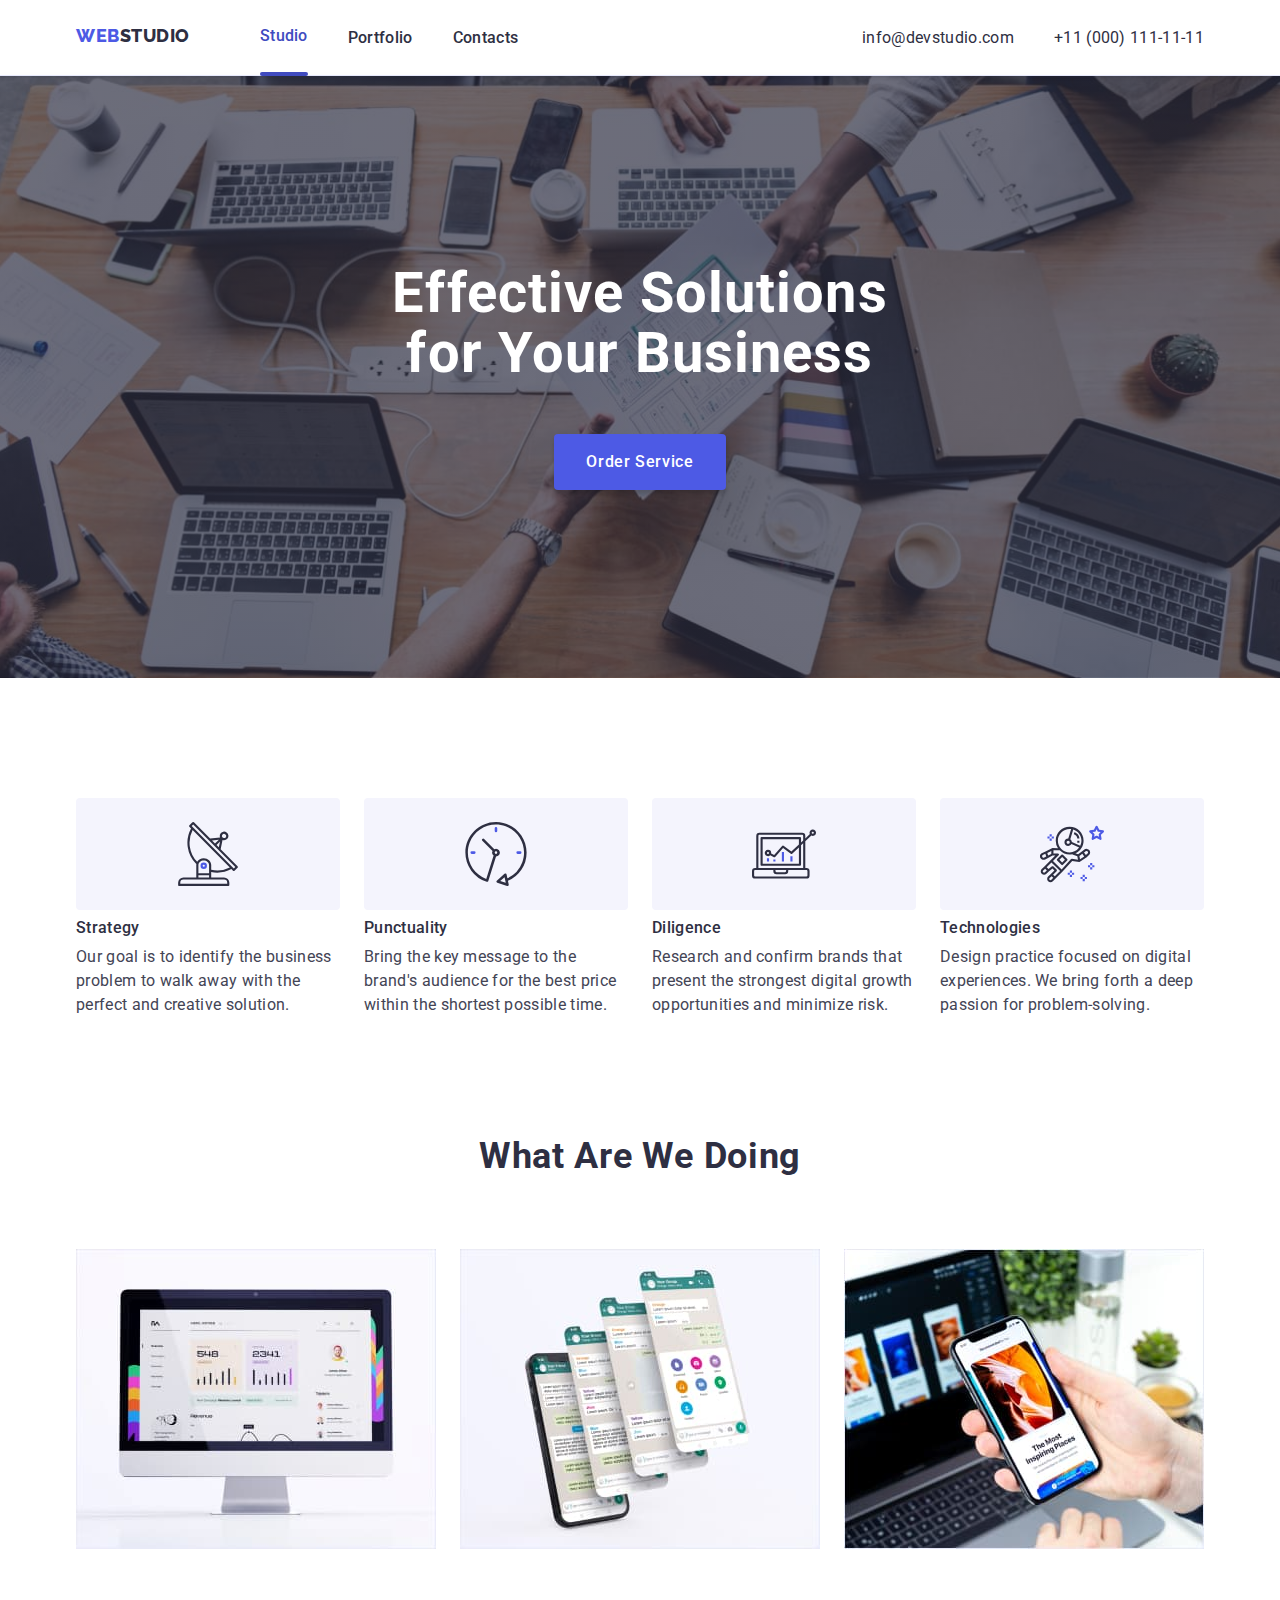
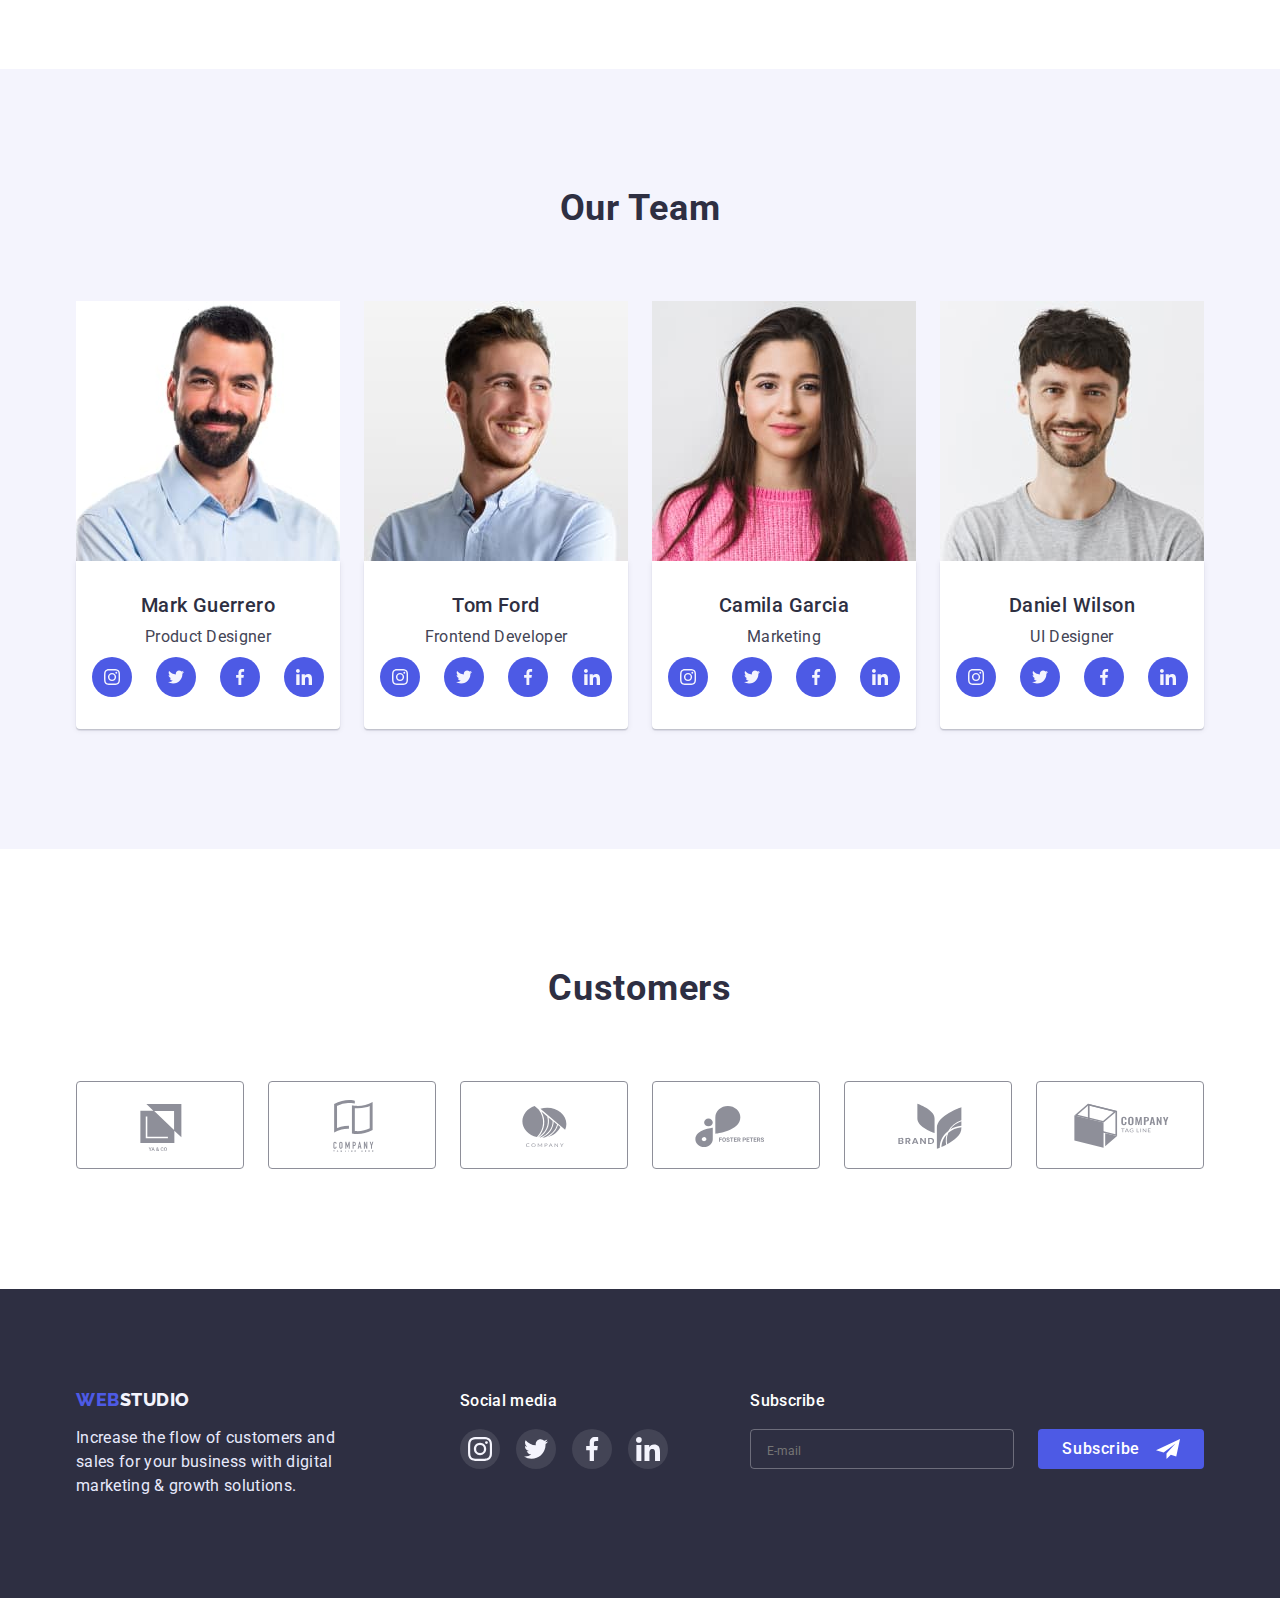
<file: index.html>
<!DOCTYPE html>
<html lang="en">
  <head>
    <meta charset="UTF-8" />
    <meta http-equiv="X-UA-Compatible" content="IE=edge" />
    <meta name="viewport" content="width=device-width, initial-scale=1.0" />
    <link
      href="https://fonts.googleapis.com/css2?family=Raleway:wght@800&family=Roboto:wght@400;500;700;900&display=swap"
      rel="stylesheet"
    />
    <title>WebStudio</title>
    <link rel="stylesheet" type="text/css" href="css/modern-normalize.css" />
    <link rel="stylesheet" type="text/css" href="css/styles.css" />
  </head>
  <body>
    <header class="header">
      <div class="container page-header-container">
        <nav class="page-nav">
          <a class="logo link" href="./index.html"><span>Web</span>Studio</a>
          <ul class="menu list">
            <li class="menu-item">
              <a class="link current" href="./index.html">Studio</a>
            </li>
            <li class="menu-item">
              <a class="link" href="./portfolio.html">Portfolio</a>
            </li>
            <li class="menu-item">
              <a class="link" href="">Contacts</a>
            </li>
          </ul>
        </nav>
        <address class="page-address">
          <ul class="contact list">
            <li class="contact-item">
              <a class="contact-mail link" href="mailto:info@devstudio.com"
                >info@devstudio.com</a
              >
            </li>
            <li class="contact-item">
              <a class="contact-phone link" href="tel:+110001111111"
                >+11 (000) 111-11-11</a
              >
            </li>
          </ul>
        </address>
      </div>
    </header>

    <main>
      <section class="hero section">
        <div class="container">
          <h1 class="hero-title">Effective Solutions for Your Business</h1>
          <button type="button" class="hero-btn" data-modal-open>
            Order Service
          </button>
        </div>
      </section>

      <section class="features section">
        <div class="container">
          <h2 class="title visually-hidden">Features</h2>
          <ul class="features-list list">
            <li class="features-item">
              <div class="features-icon-block">
                <svg class="features-icon">
                  <use href="./images/sprite.svg#icon-antenna"></use>
                </svg>
              </div>
              <h3 class="subtitle">Strategy</h3>
              <p>
                Our goal is to identify the business problem to walk away with
                the perfect and creative solution.
              </p>
            </li>
            <li class="features-item">
              <div class="features-icon-block">
                <svg class="features-icon">
                  <use href="./images/sprite.svg#icon-clock"></use>
                </svg>
              </div>
              <h3 class="subtitle">Punctuality</h3>
              <p>
                Bring the key message to the brand's audience for the best price
                within the shortest possible time.
              </p>
            </li>
            <li class="features-item">
              <div class="features-icon-block">
                <svg class="features-icon">
                  <use href="./images/sprite.svg#icon-diagram"></use>
                </svg>
              </div>
              <h3 class="subtitle">Diligence</h3>
              <p>
                Research and confirm brands that present the strongest digital
                growth opportunities and minimize risk.
              </p>
            </li>
            <li class="features-item">
              <div class="features-icon-block">
                <svg class="features-icon">
                  <use href="./images/sprite.svg#icon-astronaut"></use>
                </svg>
              </div>
              <h3 class="subtitle">Technologies</h3>
              <p>
                Design practice focused on digital experiences. We bring forth a
                deep passion for problem-solving.
              </p>
            </li>
          </ul>
        </div>
      </section>

      <section class="examples section">
        <div class="container">
          <h2 class="title">What are we doing</h2>
          <ul class="examples-list list">
            <li class="examples-item">
              <img
                src="./images/img1.jpg"
                alt="Example of our desktop program"
                width="360"
              />
            </li>
            <li class="examples-item">
              <img
                src="./images/img2.jpg"
                alt="Example of our mobile application"
                width="360"
              />
            </li>
            <li class="examples-item">
              <img
                src="./images/img3.jpg"
                alt="Responsive design for all apps"
                width="360"
              />
            </li>
          </ul>
        </div>
      </section>

      <section class="team-card section">
        <div class="container">
          <h2 class="team-card-title title">Our team</h2>
          <ul class="team-card-list list">
            <li class="team-card-item">
              <img src="./images/teammate1.jpg" alt="Teammate" width="264" />
              <div class="team-card-content card-content">
                <h3 class="subtitle">Mark Guerrero</h3>
                <p>Product Designer</p>
                <ul class="card-social-list list">
                  <li class="card-social-item">
                    <a href="" class="card-social-link">
                      <svg class="card-social-icon" width="16" height="16">
                        <use href="./images/sprite.svg#icon-instagram"></use>
                      </svg>
                    </a>
                  </li>
                  <li class="card-social-item">
                    <a href="" class="card-social-link">
                      <svg class="card-social-icon" width="16" height="16">
                        <use href="./images/sprite.svg#icon-twitter"></use>
                      </svg>
                    </a>
                  </li>
                  <li class="card-social-item">
                    <a href="" class="card-social-link">
                      <svg class="card-social-icon" width="16" height="16">
                        <use href="./images/sprite.svg#icon-facebook"></use>
                      </svg>
                    </a>
                  </li>
                  <li class="card-social-item">
                    <a href="" class="card-social-link">
                      <svg class="card-social-icon" width="16" height="16">
                        <use href="./images/sprite.svg#icon-linkedin"></use>
                      </svg>
                    </a>
                  </li>
                </ul>
              </div>
            </li>
            <li class="team-card-item">
              <img src="./images/teammate2.jpg" alt="Teammate" width="264" />
              <div class="team-card-content card-content">
                <h3 class="subtitle">Tom Ford</h3>
                <p>Frontend Developer</p>
                <ul class="card-social-list list">
                  <li class="card-social-item">
                    <a href="" class="card-social-link">
                      <svg class="card-social-icon" width="16" height="16">
                        <use href="./images/sprite.svg#icon-instagram"></use>
                      </svg>
                    </a>
                  </li>
                  <li class="card-social-item">
                    <a href="" class="card-social-link">
                      <svg class="card-social-icon" width="16" height="16">
                        <use href="./images/sprite.svg#icon-twitter"></use>
                      </svg>
                    </a>
                  </li>
                  <li class="card-social-item">
                    <a href="" class="card-social-link">
                      <svg class="card-social-icon" width="16" height="16">
                        <use href="./images/sprite.svg#icon-facebook"></use>
                      </svg>
                    </a>
                  </li>
                  <li class="card-social-item">
                    <a href="" class="card-social-link">
                      <svg class="card-social-icon" width="16" height="16">
                        <use href="./images/sprite.svg#icon-linkedin"></use>
                      </svg>
                    </a>
                  </li>
                </ul>
              </div>
            </li>
            <li class="team-card-item">
              <img src="./images/teammate3.jpg" alt="Teammate" width="264" />
              <div class="team-card-content card-content">
                <h3 class="subtitle">Camila Garcia</h3>
                <p>Marketing</p>
                <ul class="card-social-list list">
                  <li class="card-social-item">
                    <a href="" class="card-social-link">
                      <svg class="card-social-icon" width="16" height="16">
                        <use href="./images/sprite.svg#icon-instagram"></use>
                      </svg>
                    </a>
                  </li>
                  <li class="card-social-item">
                    <a href="" class="card-social-link">
                      <svg class="card-social-icon" width="16" height="16">
                        <use href="./images/sprite.svg#icon-twitter"></use>
                      </svg>
                    </a>
                  </li>
                  <li class="card-social-item">
                    <a href="" class="card-social-link">
                      <svg class="card-social-icon" width="16" height="16">
                        <use href="./images/sprite.svg#icon-facebook"></use>
                      </svg>
                    </a>
                  </li>
                  <li class="card-social-item">
                    <a href="" class="card-social-link">
                      <svg class="card-social-icon" width="16" height="16">
                        <use href="./images/sprite.svg#icon-linkedin"></use>
                      </svg>
                    </a>
                  </li>
                </ul>
              </div>
            </li>
            <li class="team-card-item">
              <img src="./images/teammate4.jpg" alt="Teammate" width="264" />
              <div class="team-card-content card-content">
                <h3 class="subtitle">Daniel Wilson</h3>
                <p>UI Designer</p>
                <ul class="card-social-list list">
                  <li class="card-social-item">
                    <a href="" class="card-social-link">
                      <svg class="card-social-icon" width="16" height="16">
                        <use href="./images/sprite.svg#icon-instagram"></use>
                      </svg>
                    </a>
                  </li>
                  <li class="card-social-item">
                    <a href="" class="card-social-link">
                      <svg class="card-social-icon" width="16" height="16">
                        <use href="./images/sprite.svg#icon-twitter"></use>
                      </svg>
                    </a>
                  </li>
                  <li class="card-social-item">
                    <a href="" class="card-social-link">
                      <svg class="card-social-icon" width="16" height="16">
                        <use href="./images/sprite.svg#icon-facebook"></use>
                      </svg>
                    </a>
                  </li>
                  <li class="card-social-item">
                    <a href="" class="card-social-link">
                      <svg class="card-social-icon" width="16" height="16">
                        <use href="./images/sprite.svg#icon-linkedin"></use>
                      </svg>
                    </a>
                  </li>
                </ul>
              </div>
            </li>
          </ul>
        </div>
      </section>

      <section class="customers section">
        <div class="container">
          <h2 class="title">Customers</h2>
          <ul class="customers-list list">
            <li class="customers-item">
              <a href="" class="customers-link">
                <svg class="customers-icon">
                  <use href="./images/sprite.svg#icon-customer1"></use>
                </svg>
              </a>
            </li>
            <li class="customers-item">
              <a href="" class="customers-link">
                <svg class="customers-icon">
                  <use href="./images/sprite.svg#icon-customer2"></use>
                </svg>
              </a>
            </li>
            <li class="customers-item">
              <a href="" class="customers-link">
                <svg class="customers-icon">
                  <use href="./images/sprite.svg#icon-customer3"></use>
                </svg>
              </a>
            </li>
            <li class="customers-item">
              <a href="" class="customers-link">
                <svg class="customers-icon">
                  <use href="./images/sprite.svg#icon-customer4"></use>
                </svg>
              </a>
            </li>
            <li class="customers-item">
              <a href="" class="customers-link">
                <svg class="customers-icon">
                  <use href="./images/sprite.svg#icon-customer5"></use>
                </svg>
              </a>
            </li>
            <li class="customers-item">
              <a href="" class="customers-link">
                <svg class="customers-icon">
                  <use href="./images/sprite.svg#icon-customer6"></use>
                </svg>
              </a>
            </li>
          </ul>
        </div>
      </section>
    </main>

    <footer class="footer">
      <div class="container">
        <div class="footer-logo">
          <a class="logo link" href="./index.html"><span>Web</span>Studio</a>
          <p class="footer-text">
            Increase the flow of customers and sales for your business with
            digital marketing & growth solutions.
          </p>
        </div>
        <div class="footer-social">
          <p>Social media</p>
          <ul class="footer-social-list list">
            <li class="footer-social-item">
              <a href="" class="footer-social-link">
                <svg class="social-list-icon" width="24" height="24">
                  <use href="./images/sprite.svg#icon-instagram"></use>
                </svg>
              </a>
            </li>
            <li class="footer-social-item">
              <a href="" class="footer-social-link">
                <svg class="social-list-icon" width="24" height="24">
                  <use href="./images/sprite.svg#icon-twitter"></use>
                </svg>
              </a>
            </li>
            <li class="footer-social-item">
              <a href="" class="footer-social-link">
                <svg class="social-list-icon" width="24" height="24">
                  <use href="./images/sprite.svg#icon-facebook"></use>
                </svg>
              </a>
            </li>
            <li class="footer-social-item">
              <a href="" class="footer-social-link">
                <svg class="social-list-icon" width="24" height="24">
                  <use href="./images/sprite.svg#icon-linkedin"></use>
                </svg>
              </a>
            </li>
          </ul>
        </div>
        <div class="footer-form-block">
          <p>Subscribe</p>
          <form class="footer-form">
            <input
              aria-label="Email"
              type="email"
              name="Subscribe_email"
              class="footer-form-input"
              required
              placeholder="E-mail"
            />
            <button type="button" class="footer-form-btn button">
              Subscribe
              <svg class="footer-form-btn-icon" width="24" height="24">
                <use href="./images/sprite.svg#icon-telegram"></use>
              </svg>
            </button>
          </form>
        </div>
      </div>
    </footer>

    <div class="backdrop is-hidden" data-modal>
      <div class="modal">
        <button type="button" class="modal-close-btn" data-modal-close>
          <svg class="modal-close-btn-icon" width="8" height="8">
            <use href="./images/sprite.svg#icon-close"></use>
          </svg>
        </button>

        <p class="modal-form-title">
          Leave your contacts and we will call you back
        </p>
        <form class="modal-form">
          <label class="modal-form-field">
            <span class="modal-form-input-desc">Name</span>
            <span class="modal-form-input-wrapper">
              <input
                type="text"
                class="modal-form-input"
                name="User_name"
                required
                pattern="[a-zA-Zа-яА-Я]+"
                minlength="3"
              />
              <svg class="modal-form-icon" width="18" height="24">
                <use href="./images/sprite.svg#icon-person"></use>
              </svg>
            </span>
          </label>

          <label class="modal-form-field">
            <span class="modal-form-input-desc">Phone</span>
            <span class="modal-form-input-wrapper">
              <input
                type="tel"
                class="modal-form-input"
                name="User_phone"
                required
                pattern="[0-9]{3}-[0-9]{3}-[0-9]{2}-[0-9]{2}"
                title="xxx-xxx-xx-xx"
              />
              <svg class="modal-form-icon" width="18" height="24">
                <use href="./images/sprite.svg#icon-phone"></use>
              </svg>
            </span>
          </label>

          <label class="modal-form-field">
            <span class="modal-form-input-desc">Email</span>
            <span class="modal-form-input-wrapper">
              <input
                type="email"
                class="modal-form-input"
                name="User_email"
                required
              />
              <svg class="modal-form-icon" width="18" height="24">
                <use href="./images/sprite.svg#icon-email"></use>
              </svg>
            </span>
          </label>

          <label class="modal-form-field textarea">
            <span class="modal-form-input-desc">Comment</span>
            <textarea
              name="user-message"
              class="modal-form-text"
              placeholder="Text input"
            ></textarea>
          </label>

          <input
            id="user-policy"
            type="checkbox"
            class="modal-form-check visually-hidden"
            name="user-policy"
          />
          <label for="user-policy" class="modal-form-check-desc">
            <span class="modal-form-fake-check">
              <svg class="modal-check-icon" width="10" height="8">
                <use href="./images/sprite.svg#icon-check"></use>
              </svg>
            </span>
            I accept the terms and conditions of the&nbsp;
            <a href="">Privacy Policy</a>
          </label>

          <button type="button" class="modal-form-btn button">Send</button>
        </form>
      </div>
    </div>
    <script src="./js/modal.js"></script>
  </body>
</html>
</file>
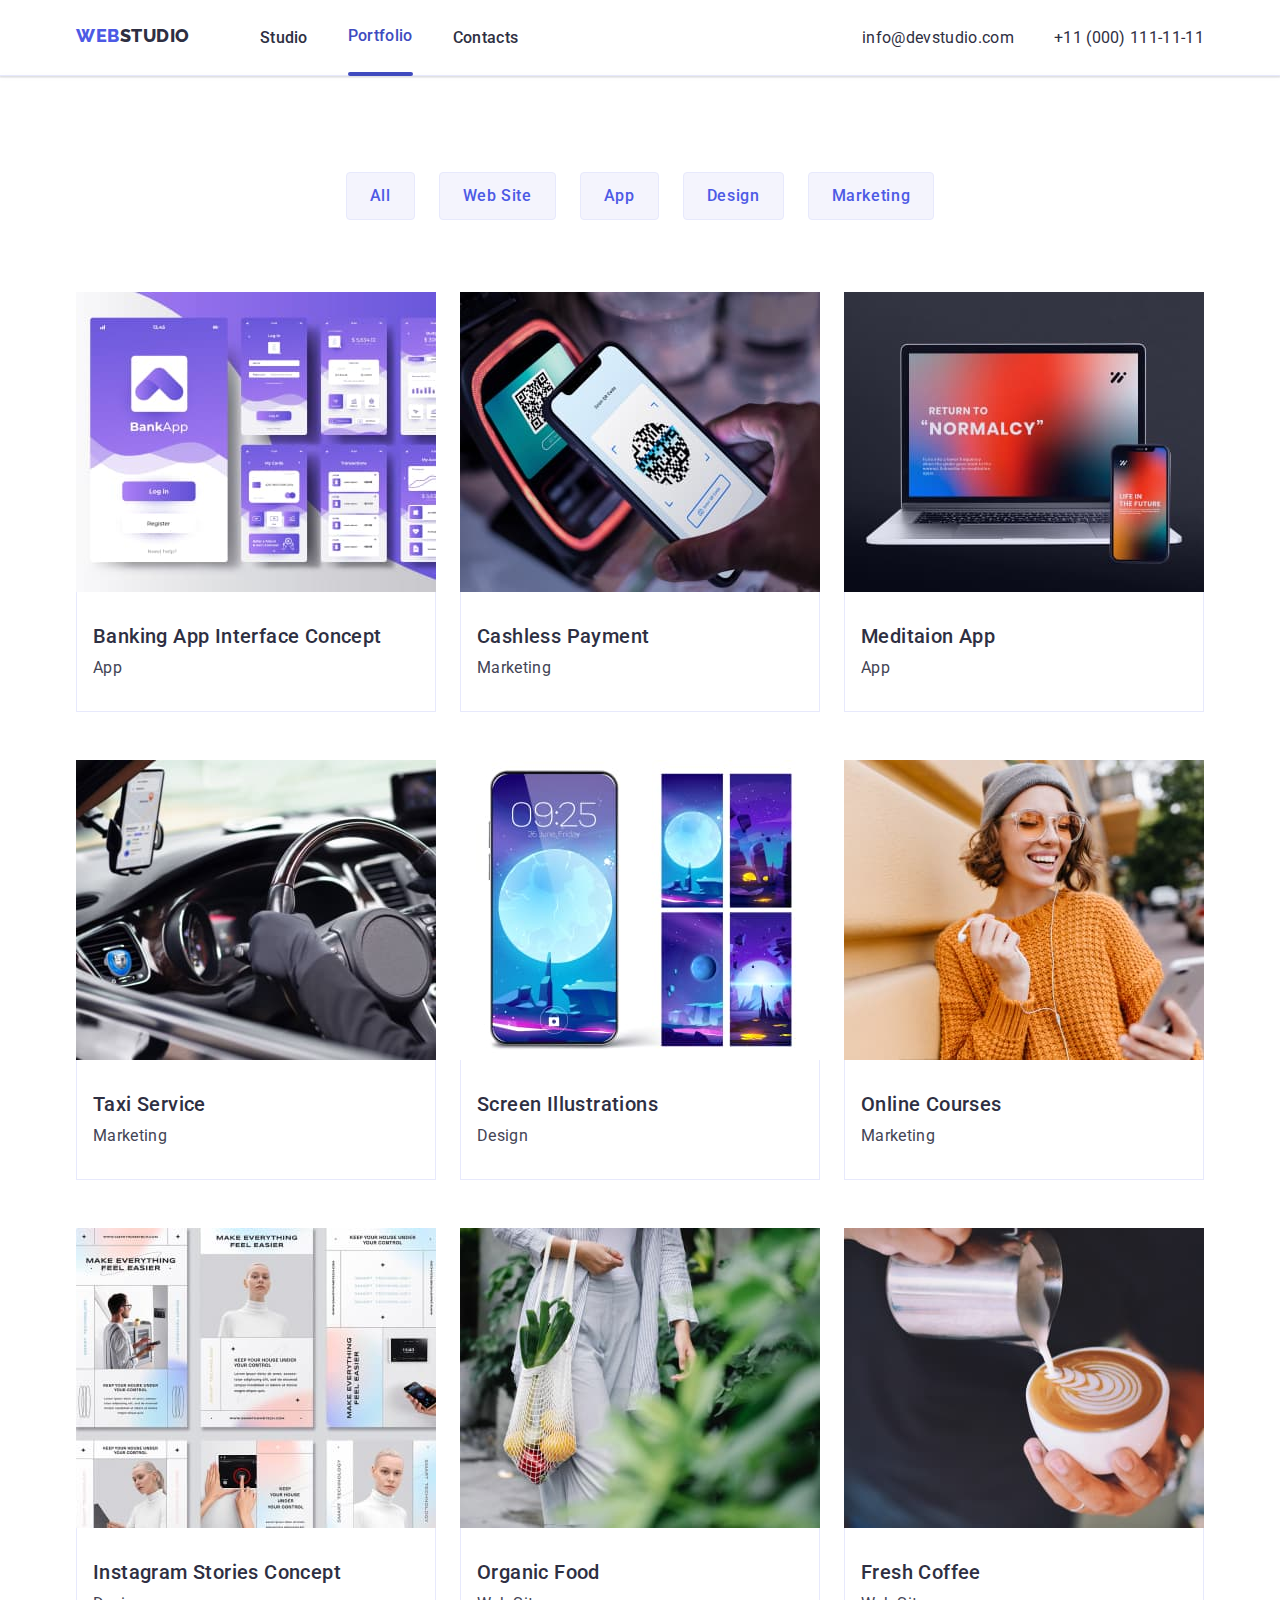
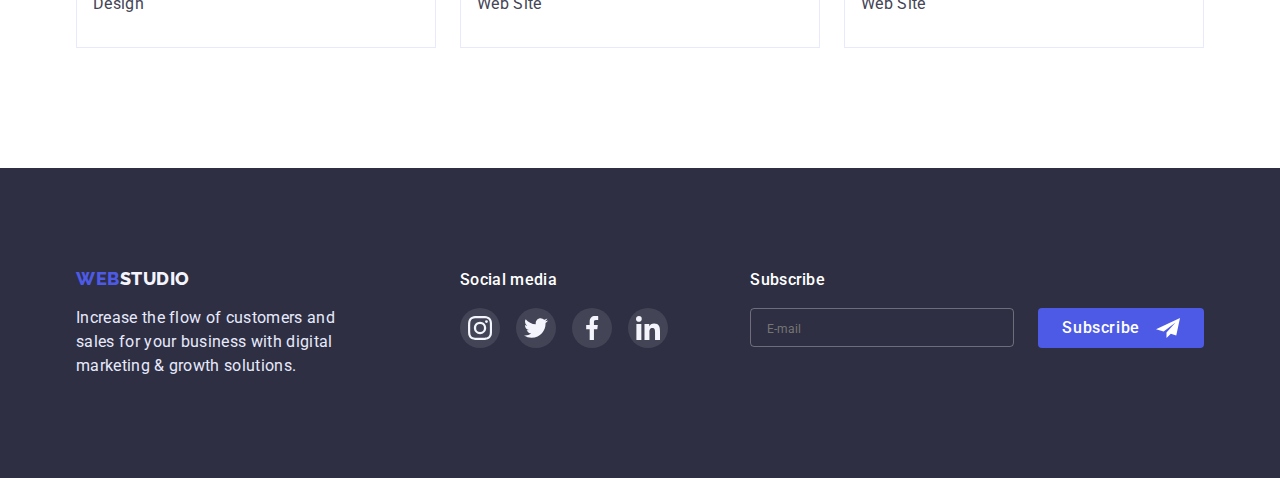
<file: portfolio.html>
<!DOCTYPE html>
<html lang="en">
  <head>
    <meta charset="UTF-8" />
    <meta http-equiv="X-UA-Compatible" content="IE=edge" />
    <meta name="viewport" content="width=device-width, initial-scale=1.0" />
    <link
      href="https://fonts.googleapis.com/css2?family=Raleway:wght@800&family=Roboto:wght@400;500;700;900&display=swap"
      rel="stylesheet"
    />
    <title>Portfolio</title>
    <link rel="stylesheet" type="text/css" href="css/modern-normalize.css" />
    <link rel="stylesheet" type="text/css" href="css/styles.css" />
  </head>
  <body>
    <header class="header">
      <div class="container page-header-container">
        <nav class="page-nav">
          <a class="logo link" href="./index.html"><span>Web</span>Studio</a>
          <ul class="menu list">
            <li class="menu-item">
              <a class="link" href="./index.html">Studio</a>
            </li>
            <li class="menu-item">
              <a class="link current" href="./portfolio.html">Portfolio</a>
            </li>
            <li class="menu-item">
              <a class="link" href="">Contacts</a>
            </li>
          </ul>
        </nav>
        <address class="page-address">
          <ul class="contact list">
            <li class="contact-item">
              <a class="contact-mail link" href="mailto:info@devstudio.com"
                >info@devstudio.com</a
              >
            </li>
            <li class="contact-item">
              <a class="contact-phone link" href="tel:+110001111111"
                >+11 (000) 111-11-11</a
              >
            </li>
          </ul>
        </address>
      </div>
    </header>

    <main>
      <section class="filter section">
        <div class="container">
          <h1 class="visually-hidden">Works examples</h1>
          <ul class="filter-btn list">
            <li><button type="button" class="button">All</button></li>
            <li><button type="button" class="button">Web Site</button></li>
            <li><button type="button" class="button">App</button></li>
            <li><button type="button" class="button">Design</button></li>
            <li><button type="button" class="button">Marketing</button></li>
          </ul>
          <ul class="project-card list">
            <li class="project-card-item">
              <a href="" class="card-link">
                <div class="card-thumb">
                  <img
                    src="./images/portfolio/example1.jpg"
                    alt="application pages for online banking"
                    width="360"
                  />
                  <p class="overlay">
                    14 Stylish and User-Friendly App Design Concepts · Task
                    Manager App · Calorie Tracker App · Exotic Fruit Ecommerce
                    App · Cloud Storage App
                  </p>
                </div>
                <div class="project-card-content card-content">
                  <h2 class="subtitle">Banking App Interface Concept</h2>
                  <p>App</p>
                </div>
              </a>
            </li>
            <li class="project-card-item">
              <a href="" class="card-link">
                <div class="card-thumb">
                  <img
                    src="./images/portfolio/example2.jpg"
                    alt="payment by terminal using the phone"
                    width="360"
                  />
                  <p class="overlay">
                    14 Stylish and User-Friendly App Design Concepts · Task
                    Manager App · Calorie Tracker App · Exotic Fruit Ecommerce
                    App · Cloud Storage App
                  </p>
                </div>
                <div class="project-card-content card-content">
                  <h2 class="subtitle">Cashless Payment</h2>
                  <p>Marketing</p>
                </div>
              </a>
            </li>
            <li class="project-card-item">
              <a href="" class="card-link">
                <div class="card-thumb">
                  <img
                    src="./images/portfolio/example3.jpg"
                    alt="yoga apps screensaver on laptop and phone"
                    width="360"
                  />
                  <p class="overlay">
                    14 Stylish and User-Friendly App Design Concepts · Task
                    Manager App · Calorie Tracker App · Exotic Fruit Ecommerce
                    App · Cloud Storage App
                  </p>
                </div>
                <div class="project-card-content card-content">
                  <h2 class="subtitle">Meditaion App</h2>
                  <p>App</p>
                </div>
              </a>
            </li>
            <li class="project-card-item">
              <a href="" class="card-link">
                <div class="card-thumb">
                  <img
                    src="./images/portfolio/example4.jpg"
                    alt="using a mobile application in a taxi"
                    width="360"
                  />
                  <p class="overlay">
                    14 Stylish and User-Friendly App Design Concepts · Task
                    Manager App · Calorie Tracker App · Exotic Fruit Ecommerce
                    App · Cloud Storage App
                  </p>
                </div>
                <div class="project-card-content card-content">
                  <h2 class="subtitle">Taxi Service</h2>
                  <p>Marketing</p>
                </div>
              </a>
            </li>
            <li class="project-card-item">
              <a href="" class="card-link">
                <div class="card-thumb">
                  <img
                    src="./images/portfolio/example5.jpg"
                    alt="moon screensavers"
                    width="360"
                  />
                  <p class="overlay">
                    14 Stylish and User-Friendly App Design Concepts · Task
                    Manager App · Calorie Tracker App · Exotic Fruit Ecommerce
                    App · Cloud Storage App
                  </p>
                </div>
                <div class="project-card-content card-content">
                  <h2 class="subtitle">Screen Illustrations</h2>
                  <p>Design</p>
                </div>
              </a>
            </li>
            <li class="project-card-item">
              <a href="" class="card-link">
                <div class="card-thumb">
                  <img
                    src="./images/portfolio/example6.jpg"
                    alt="girl rejoices at online courses in the phone"
                    width="360"
                  />
                  <p class="overlay">
                    14 Stylish and User-Friendly App Design Concepts · Task
                    Manager App · Calorie Tracker App · Exotic Fruit Ecommerce
                    App · Cloud Storage App
                  </p>
                </div>
                <div class="project-card-content card-content">
                  <h2 class="subtitle">Online Courses</h2>
                  <p>Marketing</p>
                </div>
              </a>
            </li>
            <li class="project-card-item">
              <a href="" class="card-link">
                <div class="card-thumb">
                  <img
                    src="./images/portfolio/example7.jpg"
                    alt="sample instagram blog design"
                    width="360"
                  />
                  <p class="overlay">
                    14 Stylish and User-Friendly App Design Concepts · Task
                    Manager App · Calorie Tracker App · Exotic Fruit Ecommerce
                    App · Cloud Storage App
                  </p>
                </div>
                <div class="project-card-content card-content">
                  <h2 class="subtitle">Instagram Stories Concept</h2>
                  <p>Design</p>
                </div>
              </a>
            </li>
            <li class="project-card-item">
              <a href="" class="card-link">
                <div class="card-thumb">
                  <img
                    src="./images/portfolio/example8.jpg"
                    alt="a woman carries a fabric bag with groceries"
                    width="360"
                  />
                  <p class="overlay">
                    14 Stylish and User-Friendly App Design Concepts · Task
                    Manager App · Calorie Tracker App · Exotic Fruit Ecommerce
                    App · Cloud Storage App
                  </p>
                </div>
                <div class="project-card-content card-content">
                  <h2 class="subtitle">Organic Food</h2>
                  <p>Web Site</p>
                </div>
              </a>
            </li>
            <li class="project-card-item">
              <a href="" class="card-link">
                <div class="card-thumb">
                  <img
                    src="./images/portfolio/example9.jpg"
                    alt="making cappuccino"
                    width="360"
                  />
                  <p class="overlay">
                    14 Stylish and User-Friendly App Design Concepts · Task
                    Manager App · Calorie Tracker App · Exotic Fruit Ecommerce
                    App · Cloud Storage App
                  </p>
                </div>
                <div class="project-card-content card-content">
                  <h2 class="subtitle">Fresh Coffee</h2>
                  <p>Web Site</p>
                </div>
              </a>
            </li>
          </ul>
        </div>
      </section>
    </main>

    <footer class="footer">
      <div class="container">
        <div class="footer-logo">
          <a class="logo link" href="./index.html"><span>Web</span>Studio</a>
          <p class="footer-text">
            Increase the flow of customers and sales for your business with
            digital marketing & growth solutions.
          </p>
        </div>
        <div class="footer-social">
          <p>Social media</p>
          <ul class="footer-social-list list">
            <li class="footer-social-item">
              <a href="" class="footer-social-link">
                <svg class="social-list-icon" width="24" height="24">
                  <use href="./images/sprite.svg#icon-instagram"></use>
                </svg>
              </a>
            </li>
            <li class="footer-social-item">
              <a href="" class="footer-social-link">
                <svg class="social-list-icon" width="24" height="24">
                  <use href="./images/sprite.svg#icon-twitter"></use>
                </svg>
              </a>
            </li>
            <li class="footer-social-item">
              <a href="" class="footer-social-link">
                <svg class="social-list-icon" width="24" height="24">
                  <use href="./images/sprite.svg#icon-facebook"></use>
                </svg>
              </a>
            </li>
            <li class="footer-social-item">
              <a href="" class="footer-social-link">
                <svg class="social-list-icon" width="24" height="24">
                  <use href="./images/sprite.svg#icon-linkedin"></use>
                </svg>
              </a>
            </li>
          </ul>
        </div>
        <div class="footer-form-block">
          <p>Subscribe</p>
          <form class="footer-form">
            <label class="footer-form-field">
              <input
                type="email"
                name="User_email"
                class="footer-form-input"
                required
                placeholder="E-mail"
              />
            </label>
            <button type="button" class="footer-form-btn button">
              Subscribe
              <svg class="footer-form-btn-icon" width="24" height="24">
                <use href="./images/sprite.svg#icon-telegram"></use>
              </svg>
            </button>
          </form>
        </div>
      </div>
    </footer>
  </body>
</html>
</file>
<file: css/styles.css>
:root {
  --headings-dark-color: #2e2f42;
  --body-text-color: #434455;
  --primary-white-color: #fff;
  --accent-color: #e7e9fc;
  --primary-brand-color: #4d5ae5;
  --light-mode-color: #f4f4fd;
  --pressed-state-color: #404bbf;
  --helper-text-color: #8e8f99;

  --card-gap: 24px;
  --card-content-gap: 8px;
}

.visually-hidden {
  position: absolute;
  white-space: nowrap;
  width: 1px;
  height: 1px;
  overflow: hidden;
  border: 0;
  padding: 0;
  clip: rect(0 0 0 0);
  clip-path: inset(50%);
  margin: -1px;
}

h1,
h2,
h3,
h4,
p {
  margin-top: 0;
  margin-bottom: 0;
}

ul,
ol {
  margin-top: 0;
  margin-bottom: 0;
  padding-left: 0;
}

img {
  display: block;
  max-width: 100%;
  height: auto;
}

body {
  font-family: 'Roboto', 'Raleway', sans-serif;
  background-color: #fff;
  color: var(--body-text-color);
  font-size: 16px;
  line-height: 1.5;
  letter-spacing: 0.02em;
}

button {
  display: block;
  font-family: 'Roboto';
  font-weight: 500;
  font-size: 16px;
  line-height: 1.5;
  letter-spacing: 0.04em;
  align-items: center;
  border: none;
  border-radius: 4px;
  cursor: pointer;
  color: var(--primary-white-color);
}

.title {
  color: var(--headings-dark-color);
  font-size: 36px;
  line-height: 1.11;
  letter-spacing: 0.02em;
  text-align: center;
  text-transform: capitalize;
  margin-bottom: 72px;
}

.subtitle {
  color: var(--headings-dark-color);
  font-weight: 500;
  font-size: 20px;
  line-height: 1.2;
  letter-spacing: 0.02em;
  margin-bottom: 8px;
}

.link {
  text-decoration: none;
  color: var(--headings-dark-color);

  transition: color 250ms cubic-bezier(0.4, 0, 0.2, 1);
}

.link:hover,
.link:focus {
  color: var(--pressed-state-color);
}

.list {
  list-style: none;
}

.container {
  width: 1158px;
  margin-left: auto;
  margin-right: auto;
  padding-left: 15px;
  padding-right: 15px;
}

.section {
  padding-top: 120px;
  padding-bottom: 120px;
}

.card-content {
  padding: 32px 16px;
  background-color: var(--primary-white-color);
}

.link.current {
  display: flex;
  position: relative;
}

.link.current::after {
  content: '';
  position: absolute;
  bottom: 0;

  width: 100%;
  height: 4px;
  border-radius: 2px;
  background: var(--pressed-state-color);
  z-index: 5;
}

/* HEADER */

.header {
  position: relative;
}

.header::after {
  content: '';
  position: absolute;
  bottom: 0;
  width: 100%;
  border-bottom: 1px solid var(--accent-color);
  box-shadow: 0px 2px 1px rgba(46, 47, 66, 0.08),
    0px 1px 1px rgba(46, 47, 66, 0.16), 0px 1px 6px rgba(46, 47, 66, 0.08);
}

.header .link {
  padding-bottom: 28px;
  padding-top: 24px;
}

.page-header-container {
  display: flex;
  justify-content: space-between;
  align-items: center;
}

.page-nav {
  display: flex;
  align-items: center;
}

.logo {
  font-family: 'Raleway';
  font-weight: 800;
  font-size: 18px;
  line-height: 1.33;
  letter-spacing: 0.03em;
  text-transform: uppercase;
}

.header .logo {
  margin-right: 70px;
}

.logo > span {
  color: var(--primary-brand-color);
}

.menu {
  display: flex;
  align-items: center;

  font-weight: 500;
  font-size: 16px;
  line-height: 1.5;
  letter-spacing: 0.02em;
}

.menu-item:not(:last-child) {
  margin-right: 40px;
}

.menu .link.current {
  color: var(--pressed-state-color);
}

.contact {
  display: flex;
  align-items: center;

  font-style: normal;
  font-weight: 400;
  font-size: 16px;
  line-height: 1.5;
  letter-spacing: 0.02em;
}

.contact-item:not(:last-child) {
  margin-right: 40px;
}

/*-----MAIN-----*/

/*-----HERO SECTION-----*/

.hero {
  background-color: var(--headings-dark-color);
  color: var(--primary-white-color);
  padding-top: 188px;
  padding-bottom: 188px;

  background-image: linear-gradient(
      rgba(46, 47, 66, 0.7),
      rgba(46, 47, 66, 0.7)
    ),
    url('../images/people-office.jpg');
  background-position: center;
  background-repeat: no-repeat;
  background-size: cover;
  max-width: 1440px;
  margin: 0 auto;
}

.hero-title {
  font-size: 56px;
  line-height: 1.07;
  text-align: center;
  letter-spacing: 0.02em;
  width: 496px;
  margin-left: auto;
  margin-right: auto;
  margin-bottom: 50px;
}

.hero-btn {
  display: block;
  margin: 0 auto;
  padding: 16px 32px;

  color: var(--primary-white-color);
  font-family: 'Roboto';
  font-weight: 500;
  font-size: 16px;
  line-height: 1.5;
  letter-spacing: 0.04em;

  border: none;
  background: var(--primary-brand-color);
  box-shadow: 0px 4px 4px rgba(0, 0, 0, 0.15);

  transition: background 250ms cubic-bezier(0.4, 0, 0.2, 1);
}

.hero-btn:hover,
.hero-btn:focus {
  background: var(--pressed-state-color);
}

/*-----FEATURES-----*/

.features-list {
  display: flex;
  flex-wrap: wrap;
  gap: var(--card-gap);
}

.features-item {
  flex-basis: calc((100% - 3 * var(--card-gap)) / 4);
}

.features-item > h3 {
  font-size: 16px;
}

.features-icon-block {
  display: flex;
  justify-content: center;
  align-items: center;
  margin-bottom: 8px;

  height: 112px;
  background: var(--light-mode-color);
  border-radius: 4px;
}

.features-icon {
  max-width: 64px;
  max-height: 64px;
}

/*-----EXAMPLES (What are we doing)-----*/

.examples {
  padding-top: 0px;
}

.examples-list {
  display: flex;
  flex-wrap: wrap;
  gap: var(--card-gap);
}

.examples-item {
  flex-basis: calc((100% - 2 * var(--card-gap)) / 3);
}

/*-----TEAM CARD-----*/

.team-card {
  background-color: var(--light-mode-color);
}

.team-card-list {
  background-color: var(--light-mode-color);
  display: flex;
  flex-wrap: wrap;
  gap: var(--card-gap);
}

.team-card-item {
  flex-basis: calc((100% - 3 * var(--card-gap)) / 4);
}

.team-card-content {
  display: flex;
  flex-direction: column;
  align-items: center;
  overflow: hidden;

  box-shadow: 0px 1px 6px rgba(46, 47, 66, 0.08),
    0px 1px 1px rgba(46, 47, 66, 0.16), 0px 2px 1px rgba(46, 47, 66, 0.08);
  border-radius: 0px 0px 4px 4px;
}

.team-card-content .subtitle {
  margin-bottom: 8px;
}

.team-card-content > p {
  margin-bottom: 8px;
}

.card-social-list {
  display: flex;
  gap: var(--card-gap);
}

.card-social-link {
  display: flex;
  justify-content: center;
  align-items: center;

  width: 40px;
  height: 40px;
  border-radius: 50%;
  background: var(--primary-brand-color);

  transition: background 250ms cubic-bezier(0.4, 0, 0.2, 1);
}

.card-social-link:hover,
.card-social-link:focus {
  background: var(--pressed-state-color);
}

/*-----CUSTOMERS-----*/

.customers-list {
  display: flex;
  justify-content: center;
  flex-wrap: wrap;
  gap: var(--card-gap);
}

.customers-link {
  display: flex;
  justify-content: center;
  align-items: center;

  width: 168px;
  height: 88px;
  border: 1px solid #8e8f99;
  border-radius: 4px;

  transition: border-color 250ms cubic-bezier(0.4, 0, 0.2, 1);
}

.customers-icon {
  fill: var(--helper-text-color);
  max-width: 104px;
  max-height: 56px;

  transition: fill 250ms cubic-bezier(0.4, 0, 0.2, 1);
}

.customers-link:hover,
.customers-link:focus {
  border-color: var(--pressed-state-color);
}

.customers-link:hover .customers-icon,
.customers-link:focus .customers-icon {
  fill: var(--pressed-state-color);
}

/*-----FOOTER-----*/

.footer {
  background-color: var(--headings-dark-color);
  padding-top: 100px;
  padding-bottom: 100px;
}

.footer .container {
  display: flex;
}

.footer-logo {
  width: 264px;
  margin-right: 120px;
}

.footer .logo {
  display: block;
  line-height: 1.2;
  color: var(--light-mode-color);
  margin-bottom: 16px;
}

.footer-text {
  color: var(--accent-color);
}

.footer-social > p {
  color: var(--primary-white-color);
  font-weight: 500;
  margin-right: auto;
  margin-bottom: 16px;
}

.footer-social-list {
  display: flex;
  gap: 16px;
}

.footer-social-link {
  display: flex;
  width: 40px;
  height: 40px;
  border-radius: 50%;
  background: rgba(255, 255, 255, 0.1);
  justify-content: center;
  align-items: center;

  transition: background 250ms cubic-bezier(0.4, 0, 0.2, 1);
}

.footer-social-link:hover,
.footer-social-link:focus {
  background: #31d0aa;
}

.footer-form-block {
  height: 80px;
  margin-left: auto;
}

.footer-form-block > p {
  margin-right: auto;
  color: var(--primary-white-color);
  font-weight: 500;
  margin-right: auto;
  margin-bottom: 16px;
}

.footer-form {
  display: flex;
}

.footer-form-input {
  width: 264px;
  padding: 8px 16px;
  margin-right: 24px;
  color: var(--primary-white-color);
  background: transparent;

  border: 1px solid rgba(255, 255, 255, 0.3);
  border-radius: 4px;
  font-size: 18px;
  transition: border 250ms cubic-bezier(0.4, 0, 0.2, 1);
}
.footer-form-input:focus {
  outline: none;
  border: 1px solid var(--primary-brand-color);
}

.footer-form-input::placeholder {
  font-size: 12px;
  line-height: 2;
}
.footer-form-btn {
  background: var(--primary-brand-color);
  border-radius: 4px;
  display: flex;
  justify-content: center;
  align-items: center;
  gap: 16px;
  margin: 0 auto;
  padding: 8px 24px;
  transition: background 250ms cubic-bezier(0.4, 0, 0.2, 1);
}

.footer-form-btn:hover,
.footer-form-btn:focus {
  background: var(--pressed-state-color);
}
/* ------PORTFOLIO PAGE------*/

/*-----PROJECT FILTER BUTTON GROUP-----*/

.filter.section {
  padding-top: 96px;
}

.filter .button {
  color: var(--primary-brand-color);
  background: var(--light-mode-color);
  border: 1px solid var(--accent-color);
  padding: 11px 23px;

  transition: background 250ms cubic-bezier(0.4, 0, 0.2, 1),
    box-shadow 250ms cubic-bezier(0.4, 0, 0.2, 1),
    color 250ms cubic-bezier(0.4, 0, 0.2, 1),
    border-color 250ms cubic-bezier(0.4, 0, 0.2, 1);
}

.filter .button:hover,
.filter .button:focus {
  background: var(--pressed-state-color);
  color: var(--primary-white-color);
  border-color: transparent;
  box-shadow: 0px 3px 1px rgba(0, 0, 0, 0.1), 0px 2px 1px rgba(0, 0, 0, 0.08),
    0px 2px 2px rgba(0, 0, 0, 0.12);
}

.filter-btn {
  display: flex;
  flex-wrap: wrap;
  gap: var(--card-gap);
  margin-bottom: 72px;
  justify-content: center;
  align-items: center;
}

/*-----PROJECT CARDS-----*/

.card-link {
  text-decoration: none;
  display: block;
  transition: box-shadow 250ms cubic-bezier(0.4, 0, 0.2, 1);
}

.project-card-content > p {
  color: var(--body-text-color);
}

.project-card {
  display: flex;
  flex-wrap: wrap;
  column-gap: var(--card-gap);
  row-gap: calc(2 * var(--card-gap));
}

.project-card-item {
  flex-basis: calc((100% - 2 * var(--card-gap)) / 3);
}

.project-card-content {
  padding-bottom: 31px;
  border-right: 1px solid var(--accent-color);
  border-left: 1px solid var(--accent-color);
  border-bottom: 1px solid var(--accent-color);
}

.card-thumb {
  position: relative;
  overflow: hidden;
}

.overlay {
  position: absolute;
  top: 0;
  left: 0;
  width: 100%;
  height: 100%;
  overflow-y: scroll;
  transform: translateY(100%);

  font-weight: 400;
  color: var(--light-mode-color);
  padding-top: 40px;
  padding-left: 32px;
  padding-right: 32px;
  background: var(--primary-brand-color);

  transition: transform 250ms cubic-bezier(0.4, 0, 0.2, 1);
}

.card-link:hover .overlay,
.card-link:focus .overlay {
  transform: translateY(0);
}

.card-link:hover,
.card-link:focus {
  box-shadow: 0px 1px 6px rgba(46, 47, 66, 0.08),
    0px 1px 1px rgba(46, 47, 66, 0.16), 0px 2px 1px rgba(46, 47, 66, 0.08);
}

/* ----MODAL WINDOW----- */

.backdrop {
  position: fixed;
  top: 0;
  left: 0;
  z-index: 100;

  width: 100%;
  height: 100%;
  background: rgba(46, 47, 66, 0.4);

  opacity: 1;
  transition: opacity 250ms cubic-bezier(0.4, 0, 0.2, 1),
    visibility 150ms cubic-bezier(0.4, 0, 0.2, 1);
}

.modal {
  position: absolute;
  top: 50%;
  left: 50%;
  transform: translate(-50%, -50%) scale(1);
  padding: 72px 24px 24px 24px;

  width: 408px;
  background: #fcfcfc;
  box-shadow: 0px 1px 1px rgba(0, 0, 0, 0.14), 0px 1px 3px rgba(0, 0, 0, 0.12),
    0px 2px 1px rgba(0, 0, 0, 0.2);
  border-radius: 4px;

  transition: transform 250ms cubic-bezier(0.4, 0, 0.2, 1);
}

.backdrop.is-hidden .modal {
  transform: translate(-50%, -50%) scale(0.9);
}

.modal-close-btn {
  position: absolute;
  top: 24px;
  right: 24px;
  display: flex;
  justify-content: center;
  align-content: center;

  width: 24px;
  height: 24px;
  padding: 0;
  border-radius: 50%;
  background: var(--accent-color);
  border: 1px solid rgba(0, 0, 0, 0.1);

  transition: background 250ms cubic-bezier(0.4, 0, 0.2, 1);
}

.modal-close-btn-icon {
  transition: fill 250ms cubic-bezier(0.4, 0, 0.2, 1);
}

.modal-close-btn:hover,
.modal-close-btn:focus {
  background: var(--pressed-state-color);
}

.modal-close-btn:hover,
.modal-close-btn:focus {
  fill: var(--primary-white-color);
}

.backdrop.is-hidden {
  visibility: hidden;
  opacity: 0;
  pointer-events: none;
}

/* -----MODAL FORM----- */

.modal-form-title {
  font-weight: 500;
  font-size: 16px;
  line-height: 24px;
  color: var(--headings-dark-color);
  margin-bottom: 16px;
  text-align: center;
}

.modal-form {
  display: flex;
  flex-direction: column;
}

.modal-form-field:not(:nth-child(4)) {
  margin-bottom: 8px;
}

.modal-form-input-desc {
  display: block;
  margin-bottom: 4px;
  font-weight: 400;
  font-size: 12px;
  line-height: calc(14 / 12);
  letter-spacing: 0.01em;
  color: var(--helper-text-color);
}

.modal-form-input-wrapper {
  position: relative;
  display: block;
}

.modal-form-input {
  font-size: 14px;
  line-height: 1.33;
  color: var(--headings-dark-color);

  border: 1px solid rgba(33, 33, 33, 0.2);
  border-radius: 4px;
  width: 100%;
  padding-left: 38px;
  padding-top: 10px;
  padding-bottom: 10px;

  transition: border 250ms cubic-bezier(0.4, 0, 0.2, 1);
}

.modal-form-input:focus {
  outline: none;
  border: 1px solid var(--primary-brand-color);
}

.modal-form-icon {
  position: absolute;
  top: 50%;
  left: 16px;
  transform: translateY(-50%);
  fill: var(--headings-dark-color);

  transition: fill 250ms cubic-bezier(0.4, 0, 0.2, 1);
}

.modal-form-input:focus + .modal-form-icon {
  fill: var(--primary-brand-color);
}

.textarea {
  display: flex;
  flex-direction: column;
  margin-bottom: 16px;
}

.modal-form-text {
  resize: none;
  height: 120px;
  width: 100%;
  padding-top: 8px;
  padding-left: 16px;

  font-size: 14px;
  line-height: 1.33;
  color: var(--headings-dark-color);
  border: 1px solid rgba(33, 33, 33, 0.2);
  border-radius: 4px;

  transition: border 250ms cubic-bezier(0.4, 0, 0.2, 1);
}

.modal-form-text:focus {
  outline: none;
  border: 1px solid var(--primary-brand-color);
}

.modal-form-check {
  margin-right: 8px;
}

.modal-form-check-desc {
  display: flex;
  align-items: center;
  font-weight: 400;
  font-size: 12px;
  line-height: 1.33;
  letter-spacing: 0.04em;
  color: #757575;
  margin-bottom: 24px;
}

.modal-form-check-desc > a {
  color: var(--primary-brand-color);
}

.modal-form-fake-check {
  content: '';
  width: 16px;
  height: 16px;
  display: flex;
  justify-content: center;
  align-items: center;
  margin-right: 8px;
  border: 1.25px solid var(--headings-dark-color);
  border-radius: 2px;
  cursor: pointer;

  transition: border-color 250ms cubic-bezier(0.4, 0, 0.2, 1),
    background-color 250ms cubic-bezier(0.4, 0, 0.2, 1);
}

.modal-form-check:checked + .modal-form-check-desc .modal-form-fake-check {
  border-color: transparent;
  background-color: var(--pressed-state-color);
}

.modal-check-icon {
  fill: var(--light-mode-color);
  opacity: 0;

  transition: opacity 250ms cubic-bezier(0.4, 0, 0.2, 1);
}

.modal-form-check:checked + .modal-form-check-desc .modal-check-icon {
  opacity: 1;
}

.modal-form-btn {
  align-self: center;
  min-width: 169px;
  background: var(--primary-brand-color);
  border-radius: 4px;
  box-shadow: 0px 4px 4px rgba(0, 0, 0, 0.15);
  justify-content: center;
  align-items: center;
  padding: 16px 32px;
  transition: background 250ms cubic-bezier(0.4, 0, 0.2, 1);
}

.modal-form-btn:hover,
.modal-form-btn:focus {
  background: var(--pressed-state-color);
}
</file>
